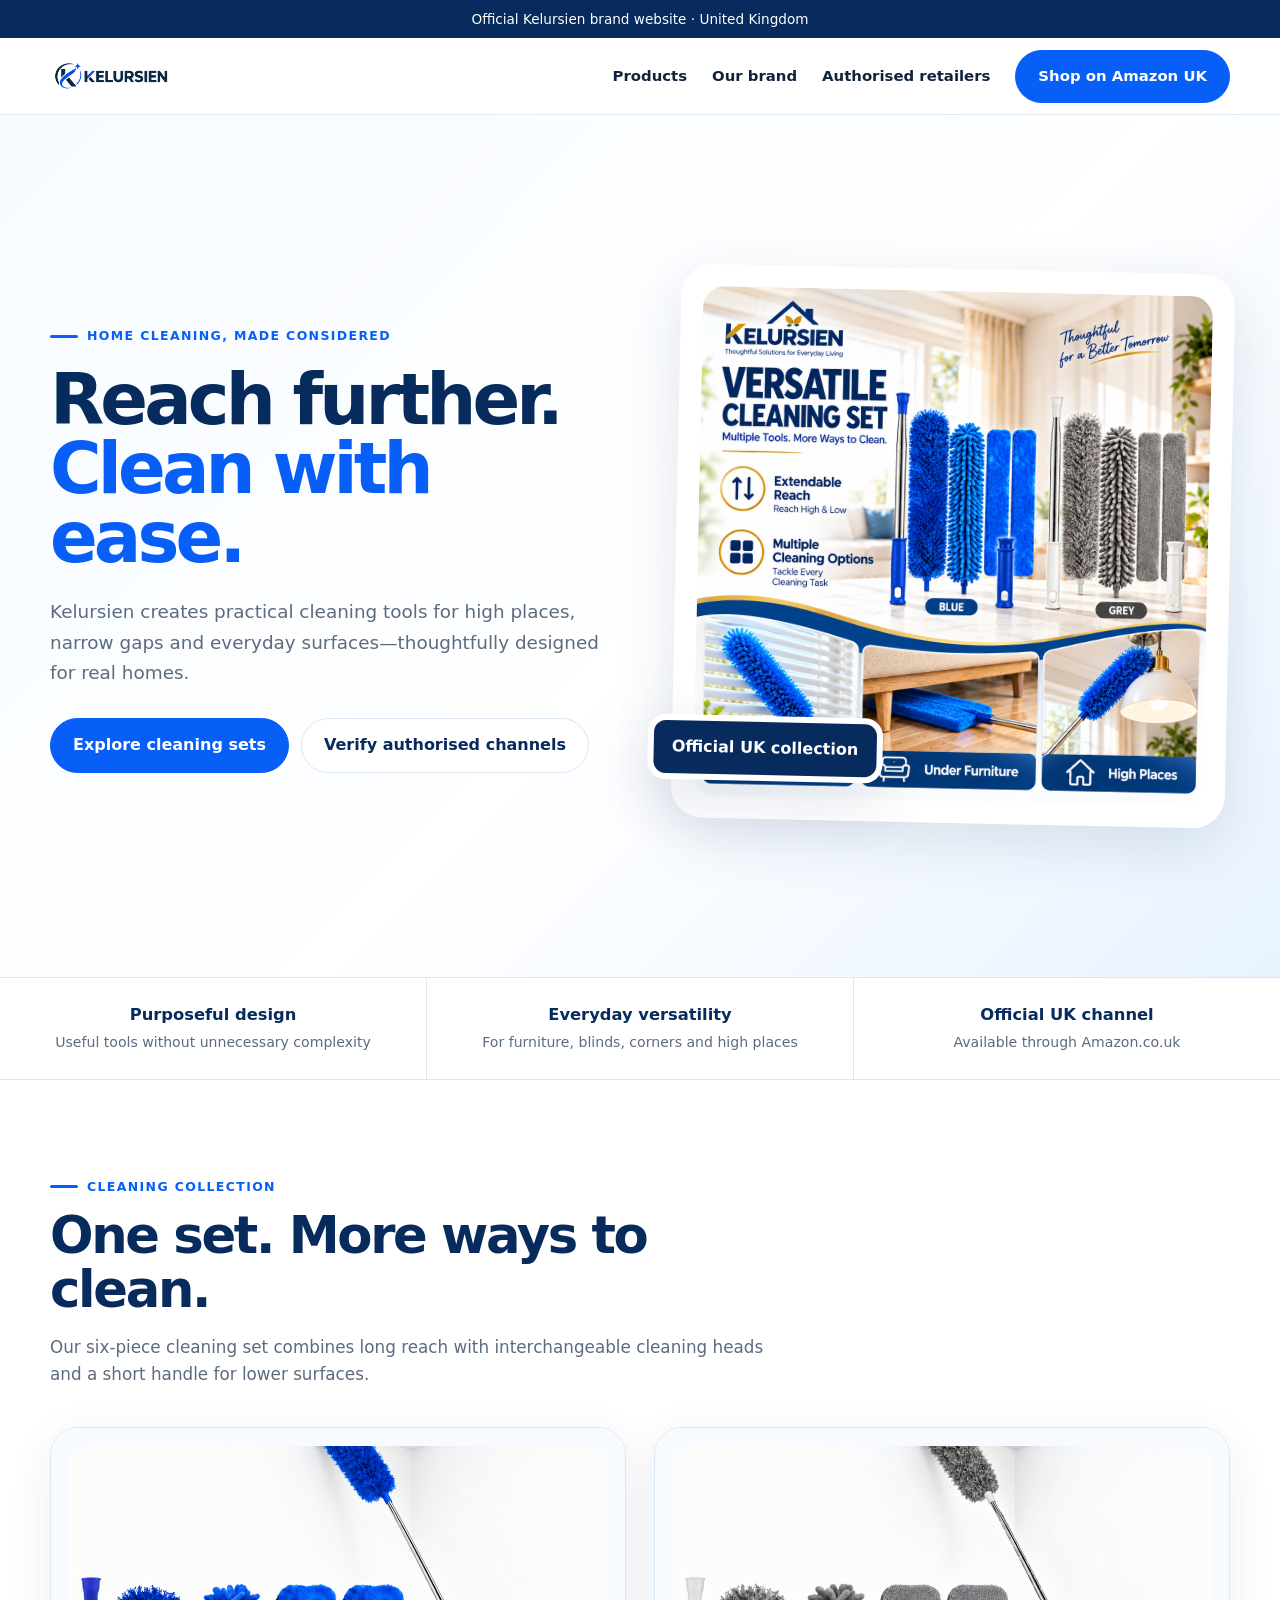
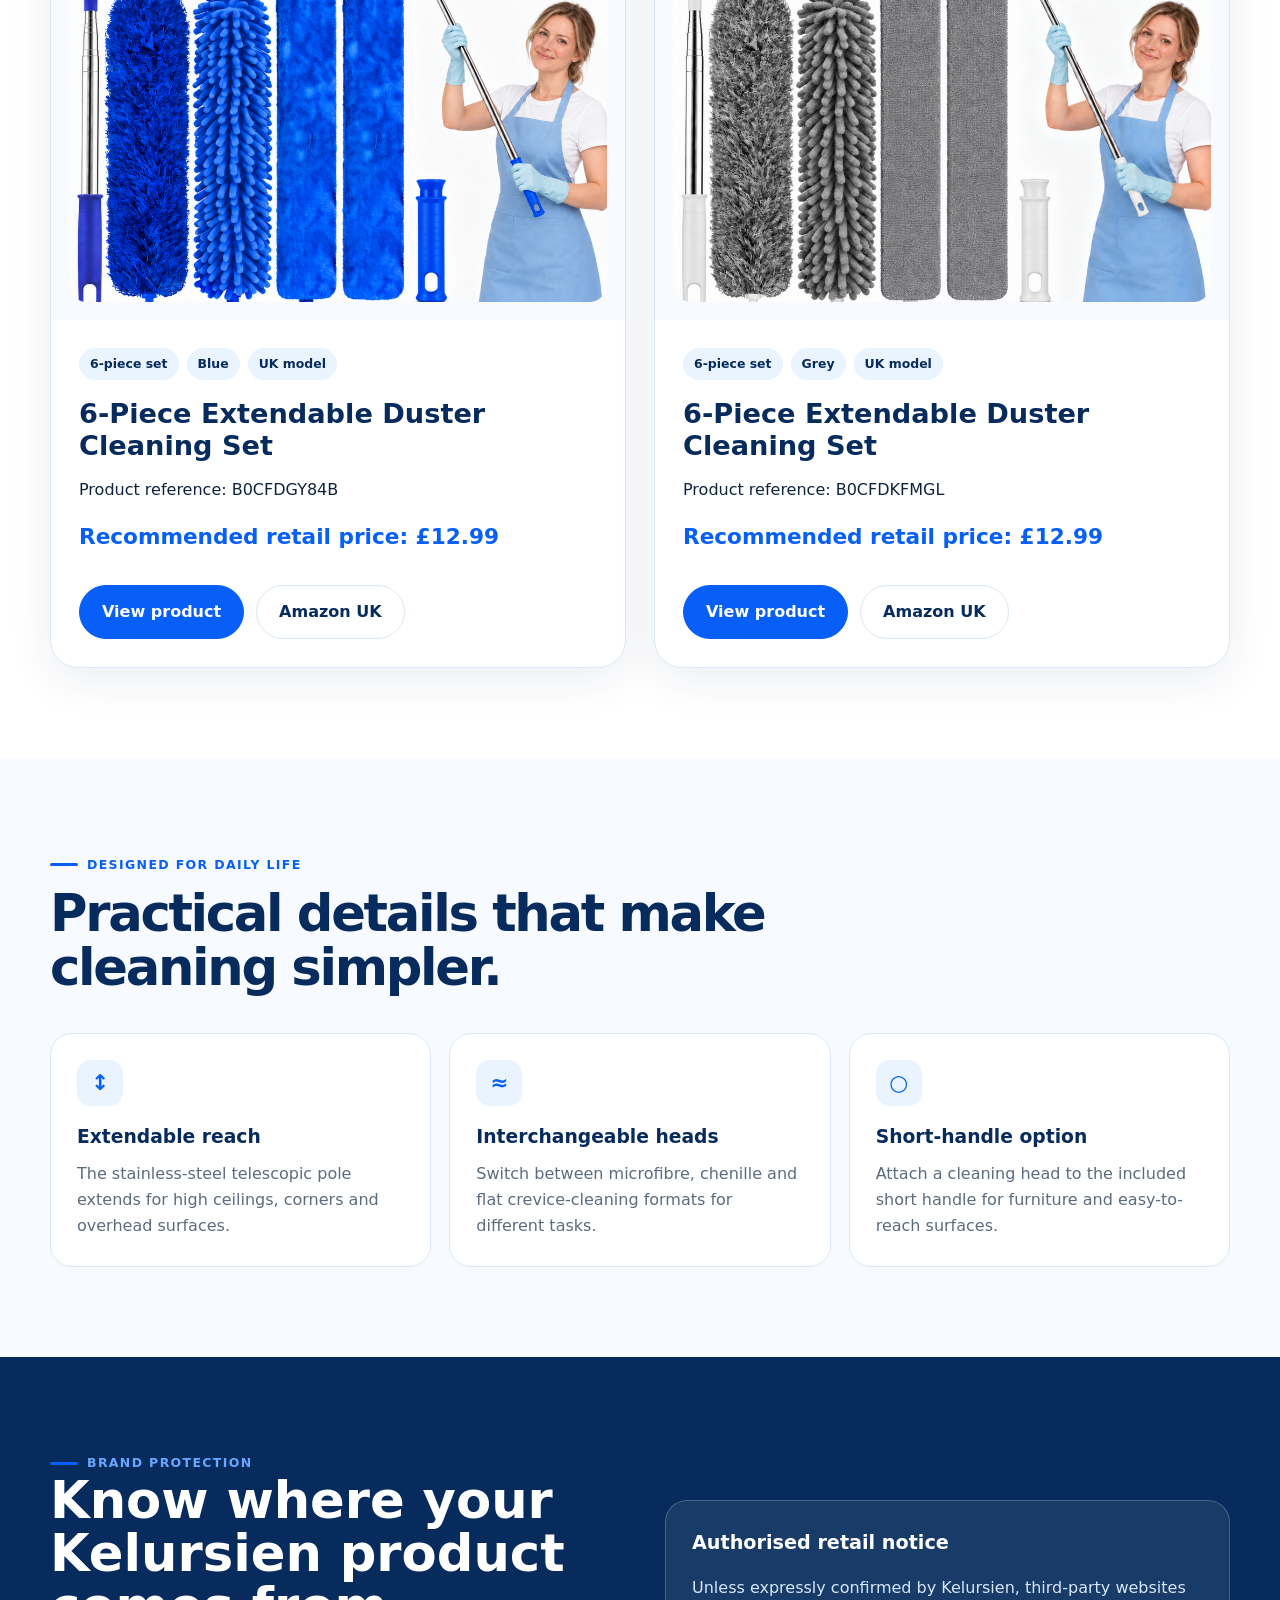
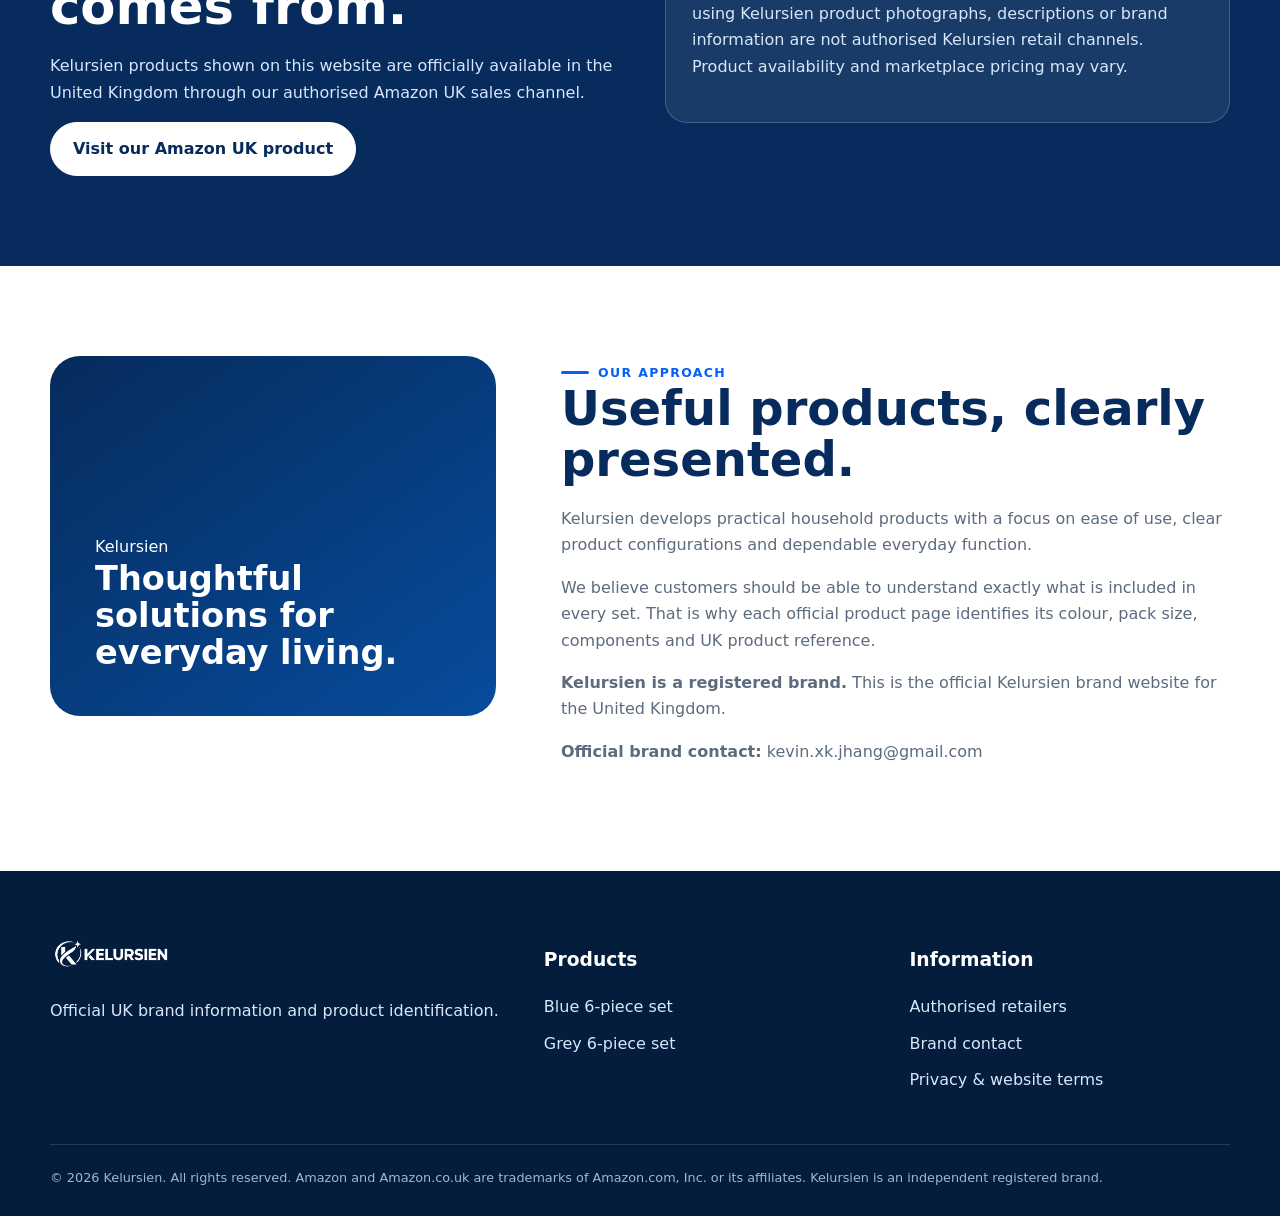
<file: index.html>
<!doctype html><html lang="en-GB"><head><meta charset="utf-8"><meta name="viewport" content="width=device-width,initial-scale=1"><title>Kelursien UK | Thoughtful Home Cleaning Tools</title><meta name="description" content="Official Kelursien UK brand site. Explore extendable dusters and versatile cleaning tools designed for everyday homes."><link rel="icon" href="/favicon.svg"><link rel="stylesheet" href="/assets/site.css"></head><body>
<div class="topbar">Official Kelursien brand website · United Kingdom</div><header class="header"><nav class="nav wrap"><a href="/"><img class="logo" src="/assets/logo.png" alt="Kelursien"></a><div class="links"><a href="#products">Products</a><a href="#about">Our brand</a><a href="#authorised">Authorised retailers</a><a class="btn" href="https://www.amazon.co.uk/stores/KELURSIEN%C2%AE/page/B6E1E1BB-44A8-4ACB-8FFB-FCDB914714B1">Shop on Amazon UK</a></div></nav></header>
<main><section class="hero"><div class="hero-grid wrap"><div><span class="eyebrow">Home cleaning, made considered</span><h1>Reach further.<br><span>Clean with ease.</span></h1><p class="lead">Kelursien creates practical cleaning tools for high places, narrow gaps and everyday surfaces—thoughtfully designed for real homes.</p><div class="actions"><a class="btn" href="#products">Explore cleaning sets</a><a class="btn ghost" href="#authorised">Verify authorised channels</a></div></div><div class="hero-card"><img src="/assets/collection.png" alt="Kelursien blue and grey cleaning sets"><div class="badge">Official UK collection</div></div></div></section>
<div class="trust"><div><b>Purposeful design</b><span>Useful tools without unnecessary complexity</span></div><div><b>Everyday versatility</b><span>For furniture, blinds, corners and high places</span></div><div><b>Official UK channel</b><span>Available through Amazon.co.uk</span></div></div>
<section id="products"><div class="wrap"><div class="section-head"><span class="eyebrow">Cleaning collection</span><h2>One set. More ways to clean.</h2><p>Our six-piece cleaning set combines long reach with interchangeable cleaning heads and a short handle for lower surfaces.</p></div><div class="products"><article class="product-card"><div class="visual"><img src="/assets/blue-set.png" alt="Kelursien blue six-piece extendable duster set"></div><div class="body"><div class="chips"><span class="chip">6-piece set</span><span class="chip">Blue</span><span class="chip">UK model</span></div><h3>6-Piece Extendable Duster Cleaning Set</h3><p>Product reference: B0CFDGY84B</p><div class="price">Recommended retail price: £12.99</div><div class="actions"><a class="btn" href="/products/6-piece-duster-set-blue/">View product</a><a class="btn ghost" href="https://www.amazon.co.uk/dp/B0CFDGY84B">Amazon UK</a></div></div></article><article class="product-card"><div class="visual"><img src="/assets/grey-set.png" alt="Kelursien grey six-piece cleaning set"></div><div class="body"><div class="chips"><span class="chip">6-piece set</span><span class="chip">Grey</span><span class="chip">UK model</span></div><h3>6-Piece Extendable Duster Cleaning Set</h3><p>Product reference: B0CFDKFMGL</p><div class="price">Recommended retail price: £12.99</div><div class="actions"><a class="btn" href="/products/6-piece-duster-set-grey/">View product</a><a class="btn ghost" href="https://www.amazon.co.uk/dp/B0CFDKFMGL">Amazon UK</a></div></div></article></div></div></section>
<section style="background:#f7fbff"><div class="wrap"><div class="section-head"><span class="eyebrow">Designed for daily life</span><h2>Practical details that make cleaning simpler.</h2></div><div class="feature-grid"><div class="feature"><div class="icon">↕</div><h3>Extendable reach</h3><p>The stainless-steel telescopic pole extends for high ceilings, corners and overhead surfaces.</p></div><div class="feature"><div class="icon">≈</div><h3>Interchangeable heads</h3><p>Switch between microfibre, chenille and flat crevice-cleaning formats for different tasks.</p></div><div class="feature"><div class="icon">○</div><h3>Short-handle option</h3><p>Attach a cleaning head to the included short handle for furniture and easy-to-reach surfaces.</p></div></div></div></section>
<section id="authorised" class="channel"><div class="wrap split"><div><span class="eyebrow" style="color:#69a6ff">Brand protection</span><h2>Know where your Kelursien product comes from.</h2><p>Kelursien products shown on this website are officially available in the United Kingdom through our authorised Amazon UK sales channel.</p><a class="btn" style="background:#fff;color:#062b5c;border-color:#fff" href="https://www.amazon.co.uk/stores/KELURSIEN%C2%AE/page/B6E1E1BB-44A8-4ACB-8FFB-FCDB914714B1">Visit our Amazon UK product</a></div><div class="notice"><strong>Authorised retail notice</strong><p>Unless expressly confirmed by Kelursien, third-party websites using Kelursien product photographs, descriptions or brand information are not authorised Kelursien retail channels. Product availability and marketplace pricing may vary.</p></div></div></section>
<section id="about"><div class="wrap about-grid"><div class="about-mark"><span>Kelursien</span><strong>Thoughtful solutions for everyday living.</strong></div><div class="about-copy"><span class="eyebrow">Our approach</span><h2>Useful products, clearly presented.</h2><p>Kelursien develops practical household products with a focus on ease of use, clear product configurations and dependable everyday function.</p><p>We believe customers should be able to understand exactly what is included in every set. That is why each official product page identifies its colour, pack size, components and UK product reference.</p><p><strong>Kelursien is a registered brand.</strong> This is the official Kelursien brand website for the United Kingdom.</p><p><strong>Official brand contact:</strong> <a href="mailto:kevin.xk.jhang@gmail.com">kevin.xk.jhang@gmail.com</a></p></div></div></section></main>
<footer class="footer"><div class="wrap"><div class="footer-grid"><div><img class="logo" style="filter:brightness(0) invert(1)" src="/assets/logo.png" alt="Kelursien"><p>Official UK brand information and product identification.</p></div><div><h3>Products</h3><a href="/products/6-piece-duster-set-blue/">Blue 6-piece set</a><a href="/products/6-piece-duster-set-grey/">Grey 6-piece set</a></div><div><h3>Information</h3><a href="#authorised">Authorised retailers</a><a href="mailto:kevin.xk.jhang@gmail.com">Brand contact</a><a href="/legal/">Privacy & website terms</a></div></div><div class="fine">© 2026 Kelursien. All rights reserved. Amazon and Amazon.co.uk are trademarks of Amazon.com, Inc. or its affiliates. Kelursien is an independent registered brand.</div></div></footer></body></html>
</file>
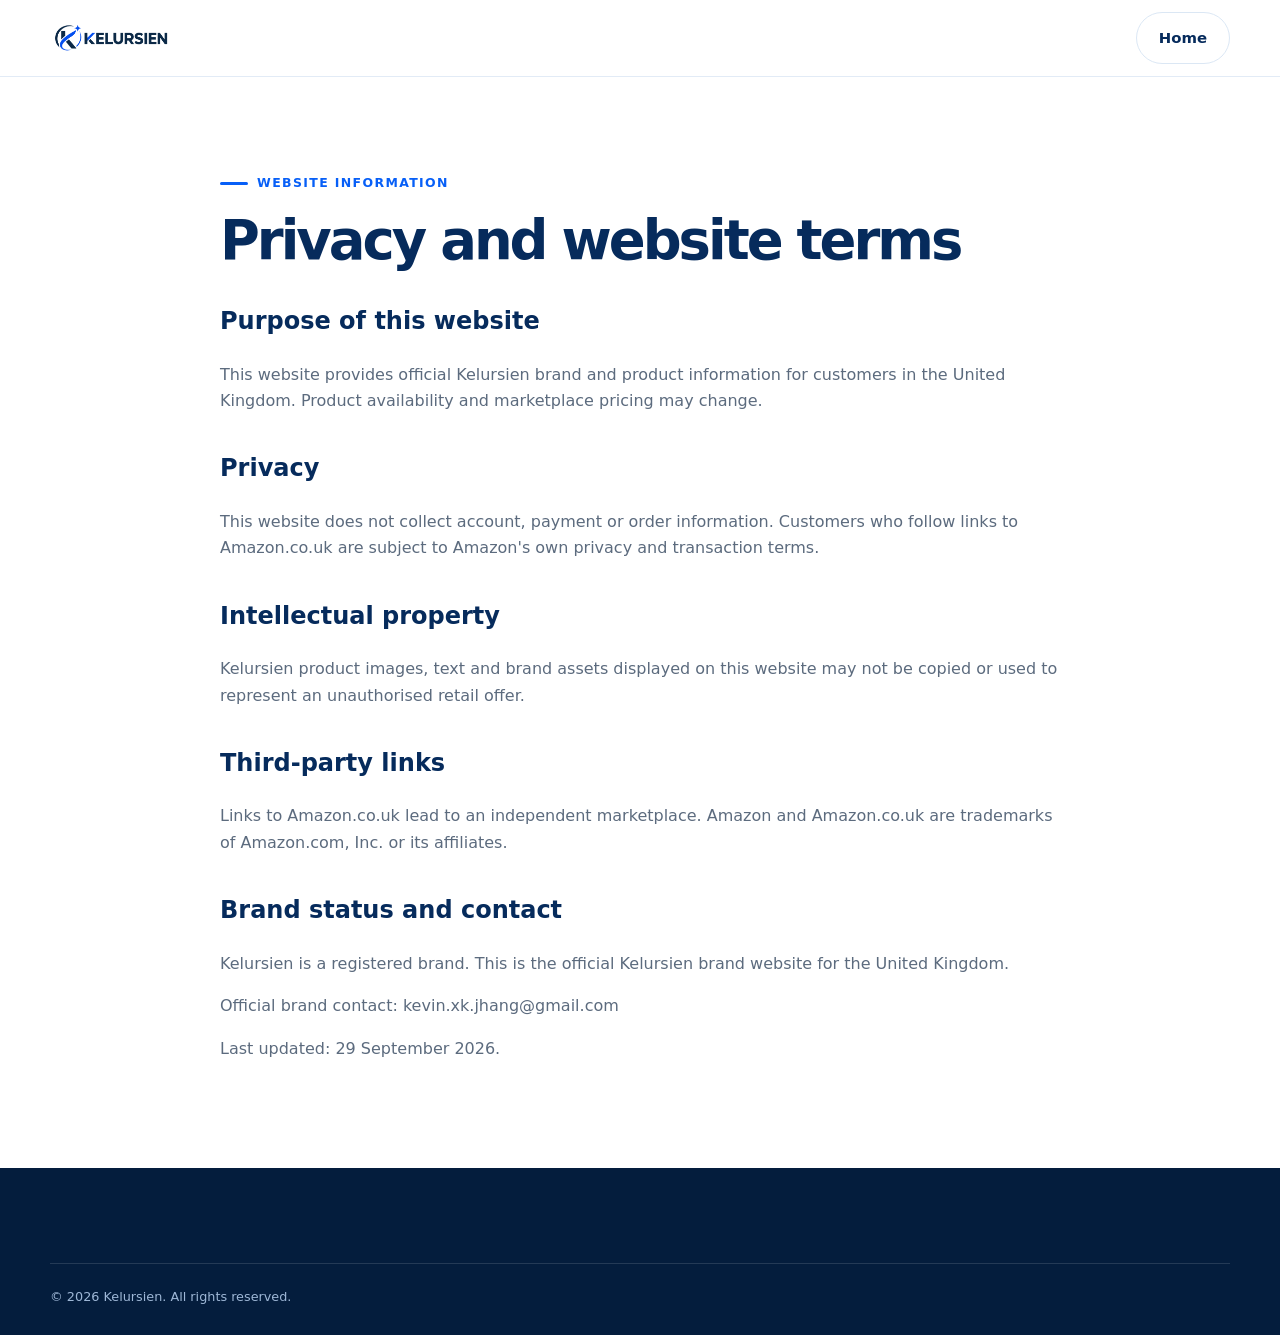
<file: legal/index.html>
<!doctype html><html lang="en-GB"><head><meta charset="utf-8"><meta name="viewport" content="width=device-width,initial-scale=1"><title>Website Information | Kelursien UK</title><link rel="icon" href="/favicon.svg"><link rel="stylesheet" href="/assets/site.css"></head><body><header class="header"><nav class="nav wrap"><a href="/"><img class="logo" src="/assets/logo.png" alt="Kelursien"></a><div class="links"><a class="btn ghost" href="/">Home</a></div></nav></header><main><section><article class="wrap legal"><span class="eyebrow">Website information</span><h1>Privacy and website terms</h1><h2>Purpose of this website</h2><p>This website provides official Kelursien brand and product information for customers in the United Kingdom. Product availability and marketplace pricing may change.</p><h2>Privacy</h2><p>This website does not collect account, payment or order information. Customers who follow links to Amazon.co.uk are subject to Amazon's own privacy and transaction terms.</p><h2>Intellectual property</h2><p>Kelursien product images, text and brand assets displayed on this website may not be copied or used to represent an unauthorised retail offer.</p><h2>Third-party links</h2><p>Links to Amazon.co.uk lead to an independent marketplace. Amazon and Amazon.co.uk are trademarks of Amazon.com, Inc. or its affiliates.</p><h2>Brand status and contact</h2><p>Kelursien is a registered brand. This is the official Kelursien brand website for the United Kingdom.</p><p>Official brand contact: <a href="mailto:kevin.xk.jhang@gmail.com">kevin.xk.jhang@gmail.com</a></p><p>Last updated: 29 September 2026.</p></article></section></main><footer class="footer"><div class="wrap"><div class="fine">© 2026 Kelursien. All rights reserved.</div></div></footer></body></html>
</file>
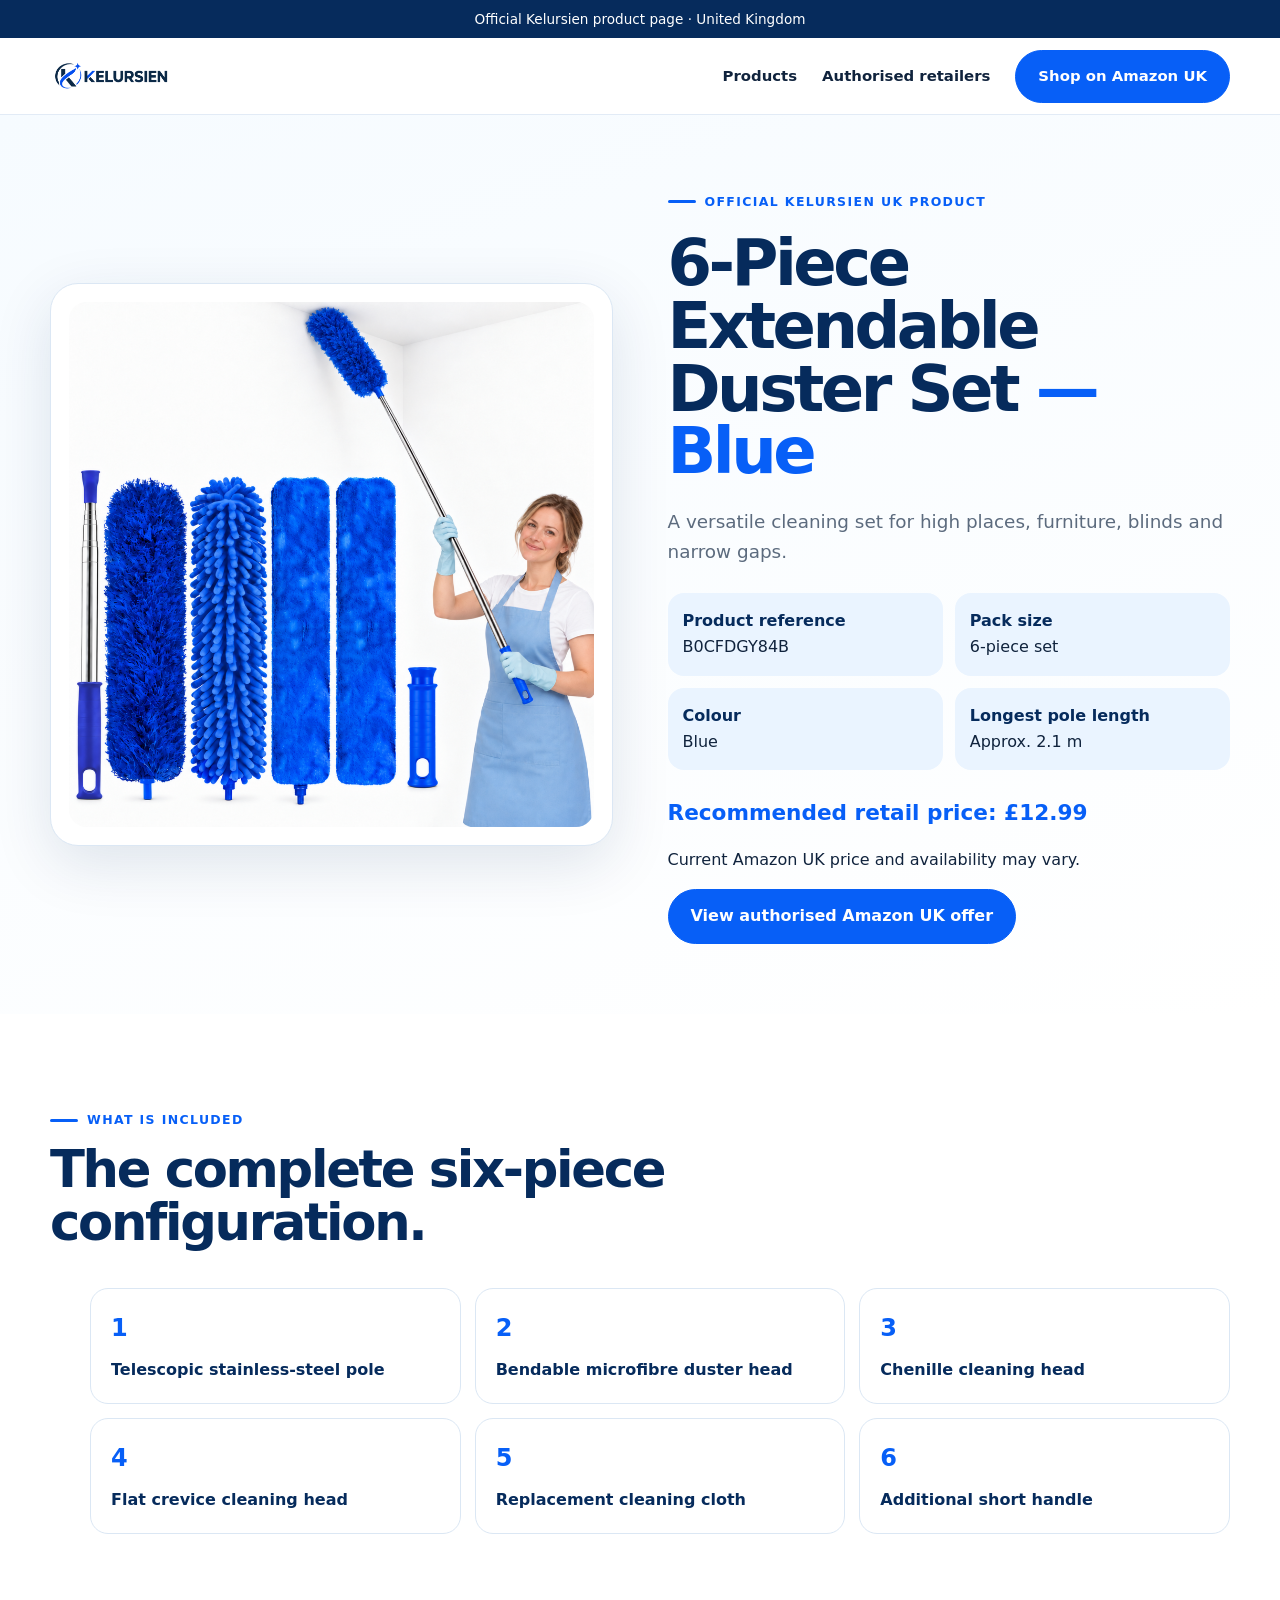
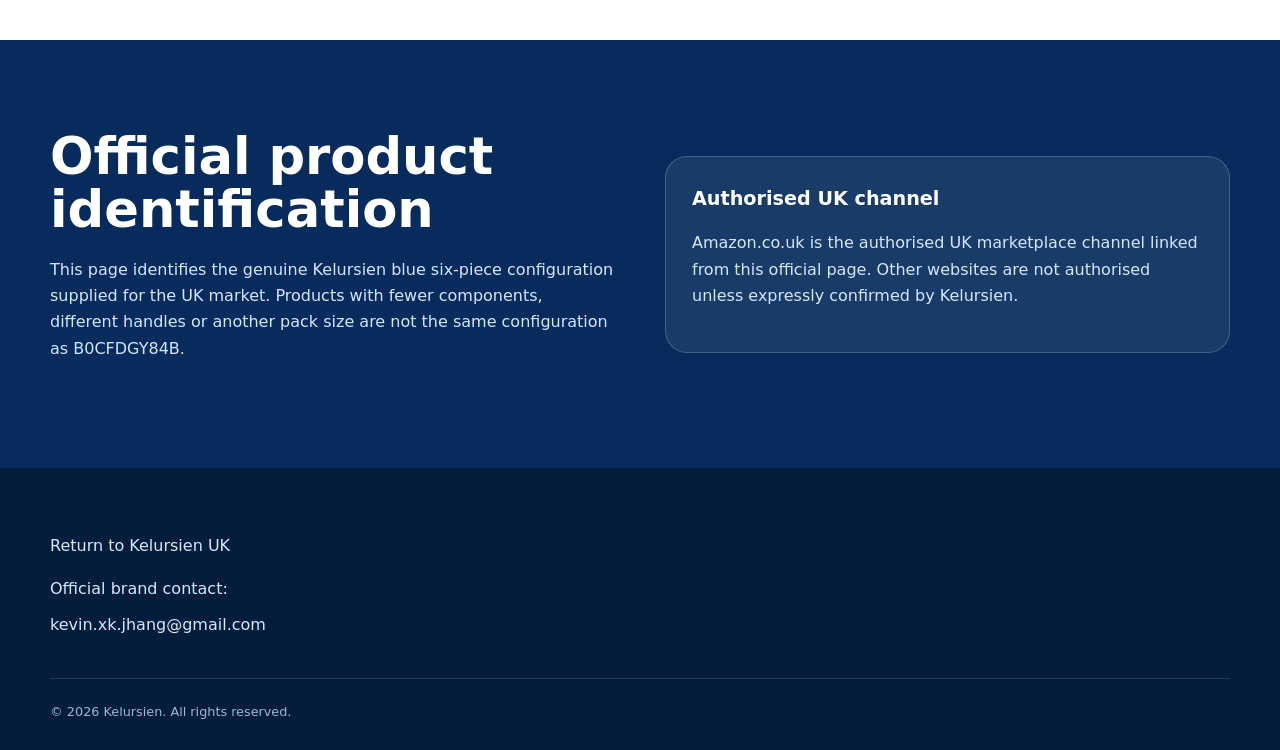
<file: products/6-piece-duster-set-blue/index.html>
<!doctype html>
<html lang="en-GB">
<head><meta charset="utf-8"><meta name="viewport" content="width=device-width,initial-scale=1"><title>Kelursien 6-Piece Extendable Duster Set – Blue</title><meta name="description" content="Official product page for the Kelursien blue six-piece extendable duster cleaning set, product reference B0CFDGY84B."><link rel="icon" href="/favicon.svg"><link rel="stylesheet" href="/assets/site.css"></head>
<body>
<div class="topbar">Official Kelursien product page · United Kingdom</div>
<header class="header"><nav class="nav wrap"><a href="/"><img class="logo" src="/assets/logo.png" alt="Kelursien"></a><div class="links"><a href="/#products">Products</a><a href="/#authorised">Authorised retailers</a><a class="btn" href="https://www.amazon.co.uk/stores/KELURSIEN%C2%AE/page/B6E1E1BB-44A8-4ACB-8FFB-FCDB914714B1">Shop on Amazon UK</a></div></nav></header>
<main>
<section class="product-hero"><div class="wrap product-layout"><div class="product-image"><img src="/assets/blue-set.png" alt="Kelursien blue six-piece duster cleaning set"></div><div class="product-copy"><span class="eyebrow">Official Kelursien UK product</span><h1>6-Piece Extendable Duster Set <span>— Blue</span></h1><p class="lead">A versatile cleaning set for high places, furniture, blinds and narrow gaps.</p><div class="specs"><div class="spec"><b>Product reference</b>B0CFDGY84B</div><div class="spec"><b>Pack size</b>6-piece set</div><div class="spec"><b>Colour</b>Blue</div><div class="spec"><b>Longest pole length</b>Approx. 2.1 m</div></div><div class="price">Recommended retail price: £12.99</div><p>Current Amazon UK price and availability may vary.</p><a class="btn" href="https://www.amazon.co.uk/dp/B0CFDGY84B">View authorised Amazon UK offer</a></div></div></section>
<section><div class="wrap"><div class="section-head"><span class="eyebrow">What is included</span><h2>The complete six-piece configuration.</h2></div><ol class="kit"><li>Telescopic stainless-steel pole</li><li>Bendable microfibre duster head</li><li>Chenille cleaning head</li><li>Flat crevice cleaning head</li><li>Replacement cleaning cloth</li><li>Additional short handle</li></ol></div></section>
<section class="channel"><div class="wrap split"><div><h2>Official product identification</h2><p>This page identifies the genuine Kelursien blue six-piece configuration supplied for the UK market. Products with fewer components, different handles or another pack size are not the same configuration as B0CFDGY84B.</p></div><div class="notice"><strong>Authorised UK channel</strong><p>Amazon.co.uk is the authorised UK marketplace channel linked from this official page. Other websites are not authorised unless expressly confirmed by Kelursien.</p></div></div></section>
</main>
<footer class="footer"><div class="wrap"><a href="/">Return to Kelursien UK</a><p>Official brand contact: <a href="mailto:kevin.xk.jhang@gmail.com">kevin.xk.jhang@gmail.com</a></p><div class="fine">© 2026 Kelursien. All rights reserved.</div></div></footer>
</body></html>
</file>
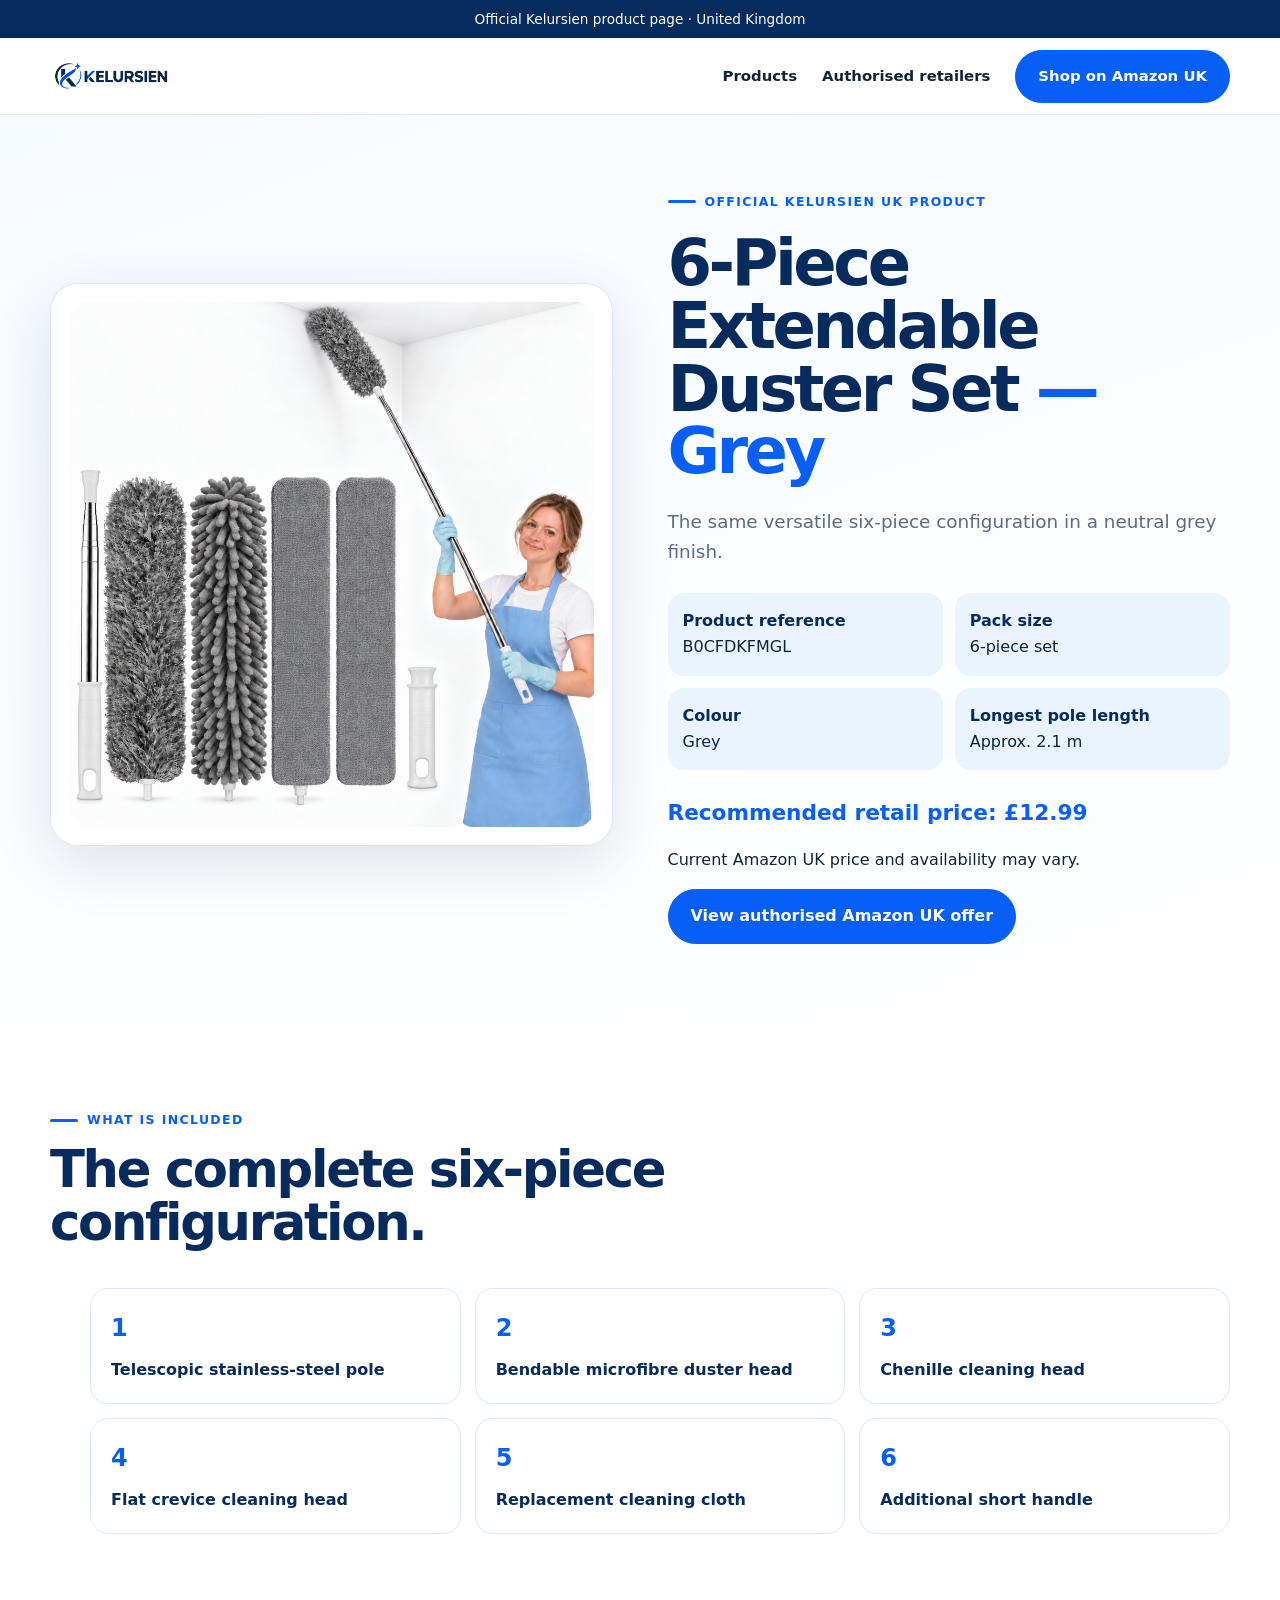
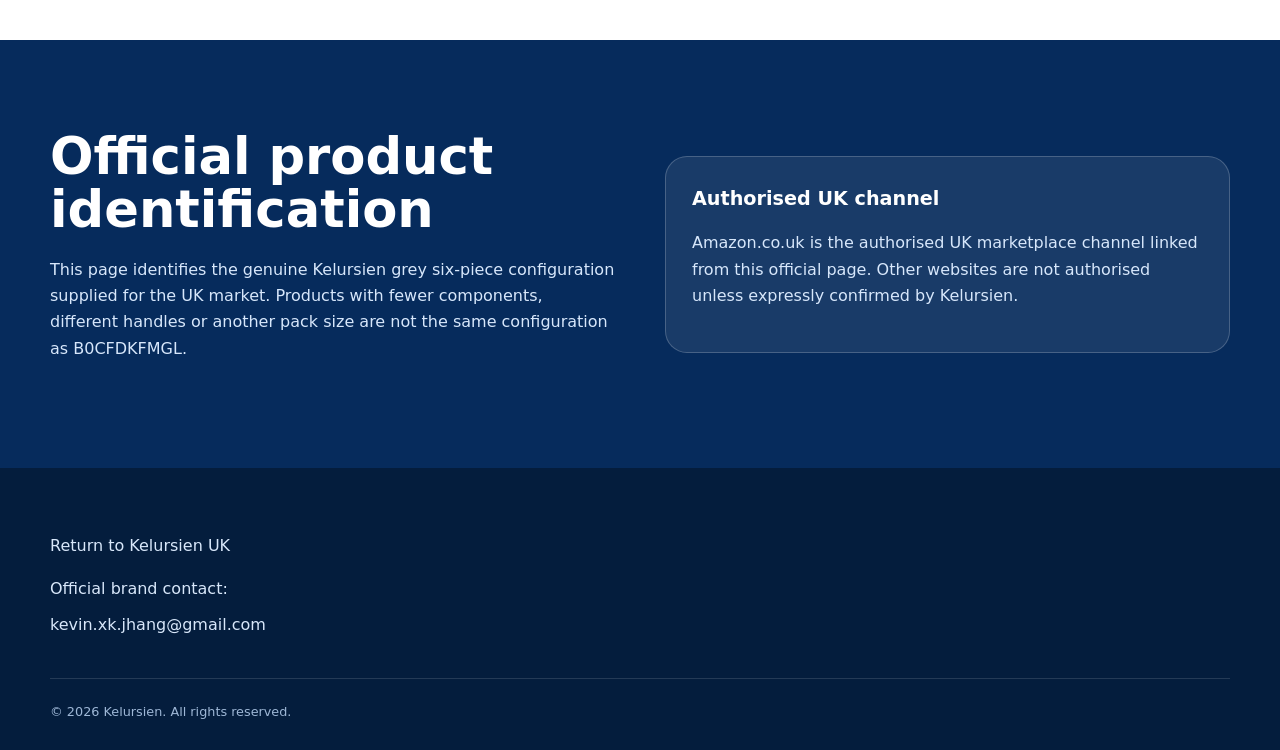
<file: products/6-piece-duster-set-grey/index.html>
<!doctype html>
<html lang="en-GB">
<head><meta charset="utf-8"><meta name="viewport" content="width=device-width,initial-scale=1"><title>Kelursien 6-Piece Extendable Duster Set – Grey</title><meta name="description" content="Official product page for the Kelursien grey six-piece extendable duster cleaning set, product reference B0CFDKFMGL."><link rel="icon" href="/favicon.svg"><link rel="stylesheet" href="/assets/site.css"></head>
<body>
<div class="topbar">Official Kelursien product page · United Kingdom</div>
<header class="header"><nav class="nav wrap"><a href="/"><img class="logo" src="/assets/logo.png" alt="Kelursien"></a><div class="links"><a href="/#products">Products</a><a href="/#authorised">Authorised retailers</a><a class="btn" href="https://www.amazon.co.uk/stores/KELURSIEN%C2%AE/page/B6E1E1BB-44A8-4ACB-8FFB-FCDB914714B1">Shop on Amazon UK</a></div></nav></header>
<main>
<section class="product-hero"><div class="wrap product-layout"><div class="product-image"><img src="/assets/grey-set.png" alt="Kelursien grey six-piece duster cleaning set"></div><div class="product-copy"><span class="eyebrow">Official Kelursien UK product</span><h1>6-Piece Extendable Duster Set <span>— Grey</span></h1><p class="lead">The same versatile six-piece configuration in a neutral grey finish.</p><div class="specs"><div class="spec"><b>Product reference</b>B0CFDKFMGL</div><div class="spec"><b>Pack size</b>6-piece set</div><div class="spec"><b>Colour</b>Grey</div><div class="spec"><b>Longest pole length</b>Approx. 2.1 m</div></div><div class="price">Recommended retail price: £12.99</div><p>Current Amazon UK price and availability may vary.</p><a class="btn" href="https://www.amazon.co.uk/dp/B0CFDKFMGL">View authorised Amazon UK offer</a></div></div></section>
<section><div class="wrap"><div class="section-head"><span class="eyebrow">What is included</span><h2>The complete six-piece configuration.</h2></div><ol class="kit"><li>Telescopic stainless-steel pole</li><li>Bendable microfibre duster head</li><li>Chenille cleaning head</li><li>Flat crevice cleaning head</li><li>Replacement cleaning cloth</li><li>Additional short handle</li></ol></div></section>
<section class="channel"><div class="wrap split"><div><h2>Official product identification</h2><p>This page identifies the genuine Kelursien grey six-piece configuration supplied for the UK market. Products with fewer components, different handles or another pack size are not the same configuration as B0CFDKFMGL.</p></div><div class="notice"><strong>Authorised UK channel</strong><p>Amazon.co.uk is the authorised UK marketplace channel linked from this official page. Other websites are not authorised unless expressly confirmed by Kelursien.</p></div></div></section>
</main>
<footer class="footer"><div class="wrap"><a href="/">Return to Kelursien UK</a><p>Official brand contact: <a href="mailto:kevin.xk.jhang@gmail.com">kevin.xk.jhang@gmail.com</a></p><div class="fine">© 2026 Kelursien. All rights reserved.</div></div></footer>
</body></html>
</file>
<file: assets/site.css>
:root{--navy:#062b5c;--blue:#075ff7;--sky:#eaf4ff;--ink:#10233d;--muted:#5c6b7e;--line:#dbe7f4;--white:#fff;--shadow:0 18px 60px rgba(6,43,92,.12)}
*{box-sizing:border-box}html{scroll-behavior:smooth}body{margin:0;font-family:Inter,ui-sans-serif,system-ui,-apple-system,"Segoe UI",sans-serif;color:var(--ink);background:#fff;line-height:1.65}img{max-width:100%;display:block}a{color:inherit;text-decoration:none}.wrap{width:min(1180px,calc(100% - 40px));margin:auto}.topbar{background:var(--navy);color:#fff;text-align:center;font-size:.85rem;padding:8px 20px}.header{position:sticky;top:0;z-index:20;background:rgba(255,255,255,.94);backdrop-filter:blur(14px);border-bottom:1px solid rgba(219,231,244,.8)}.nav{height:76px;display:flex;align-items:center;gap:30px}.logo{width:210px;height:56px;object-fit:contain;object-position:left center}.links{margin-left:auto;display:flex;gap:25px;align-items:center;font-weight:700;font-size:.93rem}.btn{display:inline-flex;align-items:center;justify-content:center;border-radius:999px;padding:13px 22px;background:var(--blue);color:#fff;font-weight:800;border:1px solid var(--blue);transition:.2s}.btn:hover{transform:translateY(-2px);box-shadow:0 8px 24px rgba(7,95,247,.25)}.btn.ghost{background:#fff;color:var(--navy);border-color:var(--line)}.hero{overflow:hidden;background:linear-gradient(135deg,#f6fbff 0%,#fff 55%,#e8f3ff 100%)}.hero-grid{min-height:650px;display:grid;grid-template-columns:1.02fr .98fr;align-items:center;gap:50px;padding:64px 0}.eyebrow{display:inline-flex;gap:9px;align-items:center;color:var(--blue);font-weight:900;letter-spacing:.11em;text-transform:uppercase;font-size:.78rem}.eyebrow:before{content:"";width:28px;height:3px;background:var(--blue);border-radius:4px}h1{font-size:clamp(3rem,5.5vw,5.4rem);line-height:.98;letter-spacing:-.055em;margin:20px 0 24px;color:var(--navy)}h1 span{color:var(--blue)}.lead{font-size:1.15rem;color:var(--muted);max-width:610px}.actions{display:flex;gap:12px;flex-wrap:wrap;margin-top:30px}.hero-card{background:#fff;padding:22px;border-radius:32px;box-shadow:var(--shadow);transform:rotate(1.2deg);position:relative}.hero-card img{aspect-ratio:1/1;object-fit:cover;border-radius:22px}.badge{position:absolute;left:-24px;bottom:38px;background:var(--navy);color:#fff;border:6px solid #fff;border-radius:18px;padding:13px 18px;font-weight:900;box-shadow:var(--shadow)}.trust{display:grid;grid-template-columns:repeat(3,1fr);gap:1px;background:var(--line);border-top:1px solid var(--line);border-bottom:1px solid var(--line)}.trust div{background:#fff;text-align:center;padding:24px 15px}.trust b{display:block;color:var(--navy);font-size:1.02rem}.trust span{color:var(--muted);font-size:.88rem}section{padding:90px 0}.section-head{max-width:720px;margin-bottom:38px}.section-head h2{font-size:clamp(2.1rem,4vw,3.6rem);line-height:1.05;letter-spacing:-.045em;color:var(--navy);margin:12px 0}.section-head p{color:var(--muted);font-size:1.05rem}.products{display:grid;grid-template-columns:repeat(2,1fr);gap:28px}.product-card{border:1px solid var(--line);border-radius:28px;overflow:hidden;background:#fff;box-shadow:0 12px 45px rgba(6,43,92,.08)}.product-card .visual{background:#f7fbff;padding:18px}.product-card .visual img{width:100%;aspect-ratio:1.18/1;object-fit:cover;border-radius:18px}.product-card .body{padding:28px}.chips{display:flex;gap:8px;flex-wrap:wrap}.chip{background:var(--sky);color:var(--navy);border-radius:999px;padding:6px 11px;font-size:.78rem;font-weight:800}.product-card h3{font-size:1.7rem;line-height:1.15;color:var(--navy);margin:18px 0 10px}.price{font-size:1.35rem;font-weight:900;color:var(--blue);margin:14px 0}.feature-grid{display:grid;grid-template-columns:repeat(3,1fr);gap:18px}.feature{border:1px solid var(--line);border-radius:22px;padding:26px;background:#fff}.icon{width:46px;height:46px;border-radius:14px;background:var(--sky);display:grid;place-items:center;color:var(--blue);font-size:1.35rem;font-weight:900}.feature h3{color:var(--navy);margin:16px 0 8px}.feature p{color:var(--muted);margin:0}.channel{background:var(--navy);color:#fff}.channel .split{display:grid;grid-template-columns:1fr 1fr;gap:50px;align-items:center}.channel h2{font-size:clamp(2.2rem,4vw,4rem);line-height:1.04;margin:0 0 20px}.channel p{color:#d7e7fb}.notice{background:rgba(255,255,255,.08);border:1px solid rgba(255,255,255,.2);border-radius:22px;padding:26px}.notice strong{display:block;color:#fff;font-size:1.2rem;margin-bottom:8px}.about-grid{display:grid;grid-template-columns:.8fr 1.2fr;gap:65px;align-items:start}.about-mark{background:linear-gradient(145deg,var(--navy),#074c9d);min-height:360px;border-radius:30px;padding:45px;color:#fff;display:flex;flex-direction:column;justify-content:flex-end}.about-mark strong{font-size:2.1rem;line-height:1.1}.about-copy h2{font-size:3rem;line-height:1.05;color:var(--navy);margin:0 0 22px}.about-copy p{color:var(--muted)}.footer{background:#041d3d;color:#d8e7fa;padding:55px 0 28px}.footer-grid{display:grid;grid-template-columns:1.4fr repeat(2,1fr);gap:45px}.footer h3{color:#fff}.footer a{display:block;margin:10px 0;color:#d8e7fa}.fine{margin-top:40px;padding-top:22px;border-top:1px solid rgba(255,255,255,.13);font-size:.8rem;color:#9eb7d6}.product-hero{padding:70px 0;background:linear-gradient(160deg,#f6fbff,#fff)}.product-layout{display:grid;grid-template-columns:1fr 1fr;gap:55px;align-items:center}.product-image{background:#fff;border:1px solid var(--line);border-radius:28px;padding:18px;box-shadow:var(--shadow)}.product-image img{width:100%;aspect-ratio:1/1;object-fit:cover;border-radius:18px}.product-copy h1{font-size:clamp(2.7rem,5vw,4.7rem)}.specs{display:grid;grid-template-columns:repeat(2,1fr);gap:12px;margin:25px 0}.spec{background:var(--sky);border-radius:16px;padding:15px}.spec b{display:block;color:var(--navy)}.kit{display:grid;grid-template-columns:repeat(3,1fr);gap:14px;counter-reset:item}.kit li{list-style:none;border:1px solid var(--line);border-radius:18px;padding:20px;color:var(--navy);font-weight:750}.kit li:before{counter-increment:item;content:counter(item);display:block;color:var(--blue);font-size:1.5rem;font-weight:900;margin-bottom:8px}.legal{max-width:840px;margin:auto}.legal h1{font-size:3.4rem}.legal h2{color:var(--navy);margin-top:35px}.legal p,.legal li{color:var(--muted)}
@media(max-width:820px){.links a:not(.btn){display:none}.logo{width:170px}.hero-grid,.product-layout,.channel .split,.about-grid{grid-template-columns:1fr}.hero-grid{padding:48px 0}.hero-card{transform:none}.badge{left:12px}.products,.feature-grid{grid-template-columns:1fr}.trust{grid-template-columns:1fr}.about-mark{min-height:260px}.footer-grid{grid-template-columns:1fr}.kit{grid-template-columns:1fr 1fr}.product-hero{padding-top:45px}}
@media(max-width:520px){.wrap{width:min(100% - 24px,1180px)}.nav{height:68px}.logo{width:145px}h1{font-size:3rem}.btn{width:100%}.hero-grid{min-height:0}.badge{font-size:.8rem}.kit{grid-template-columns:1fr}.specs{grid-template-columns:1fr}section{padding:65px 0}}
</file>
